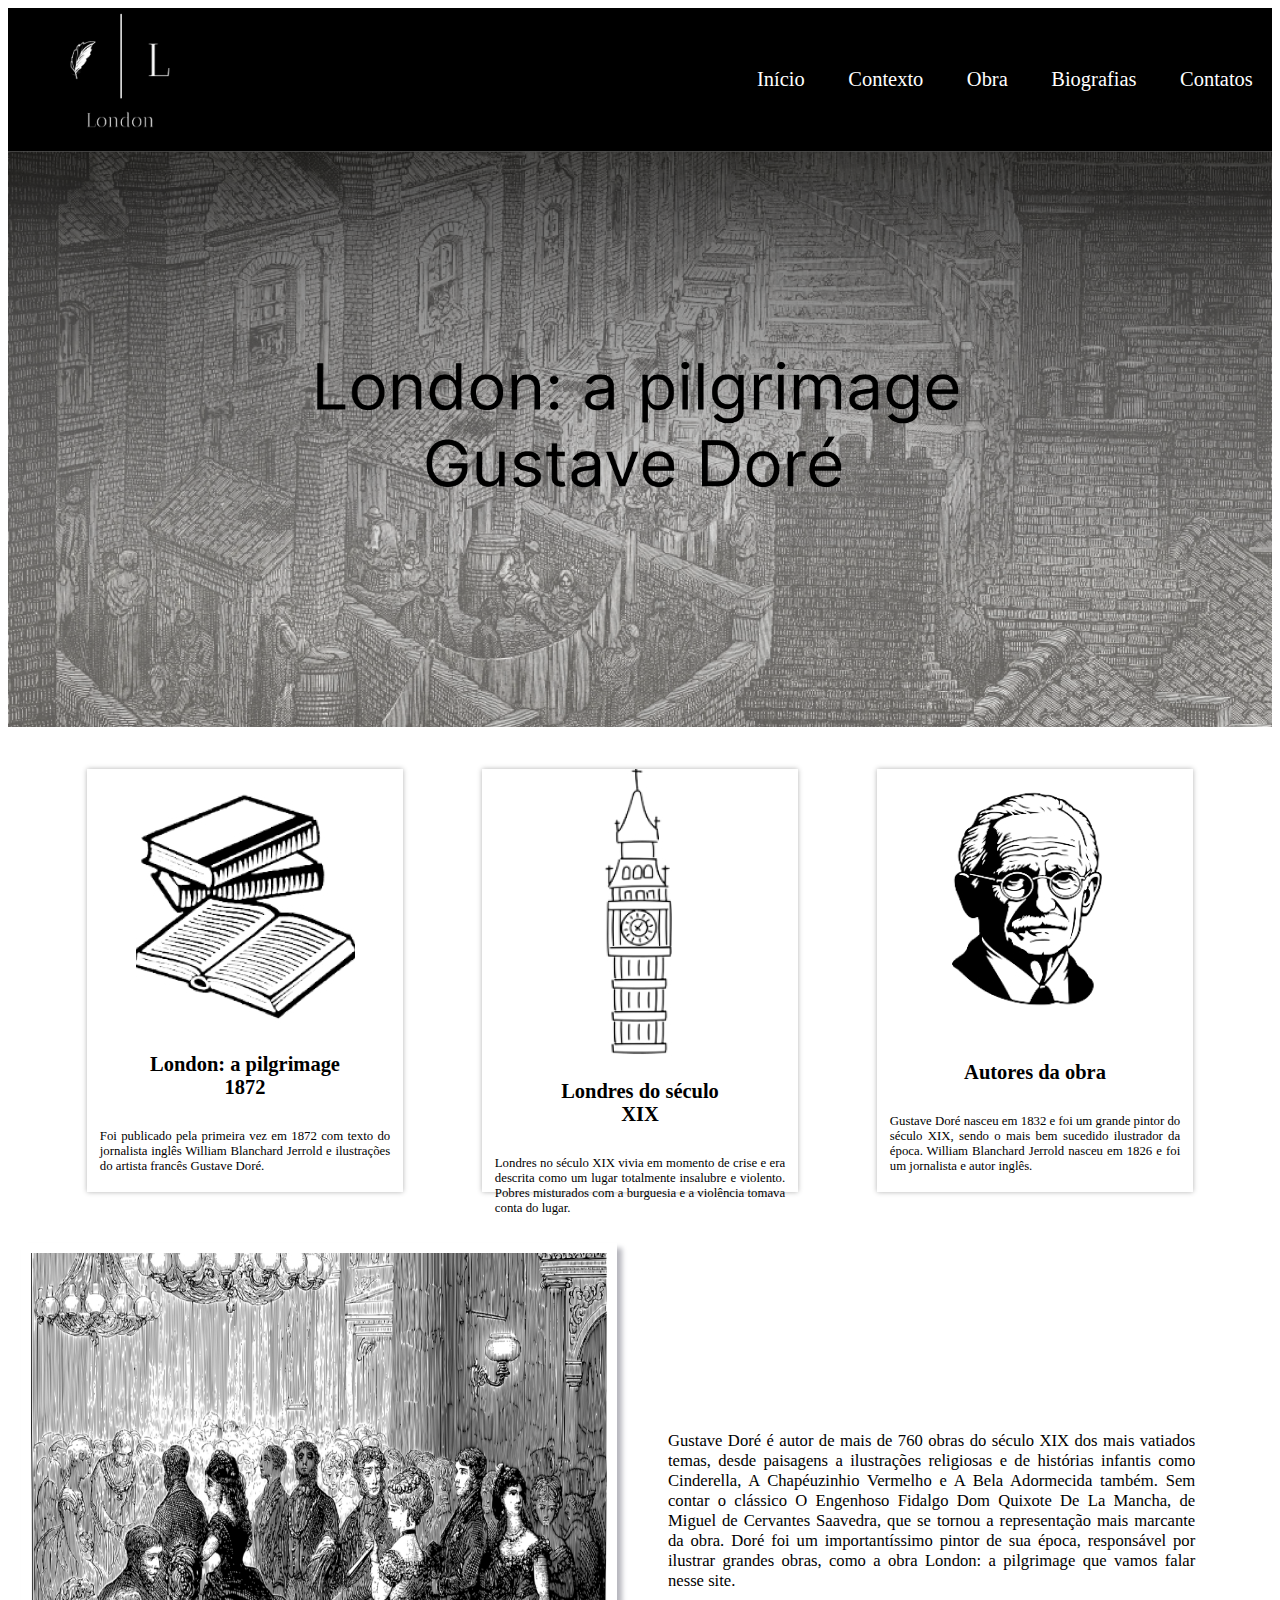
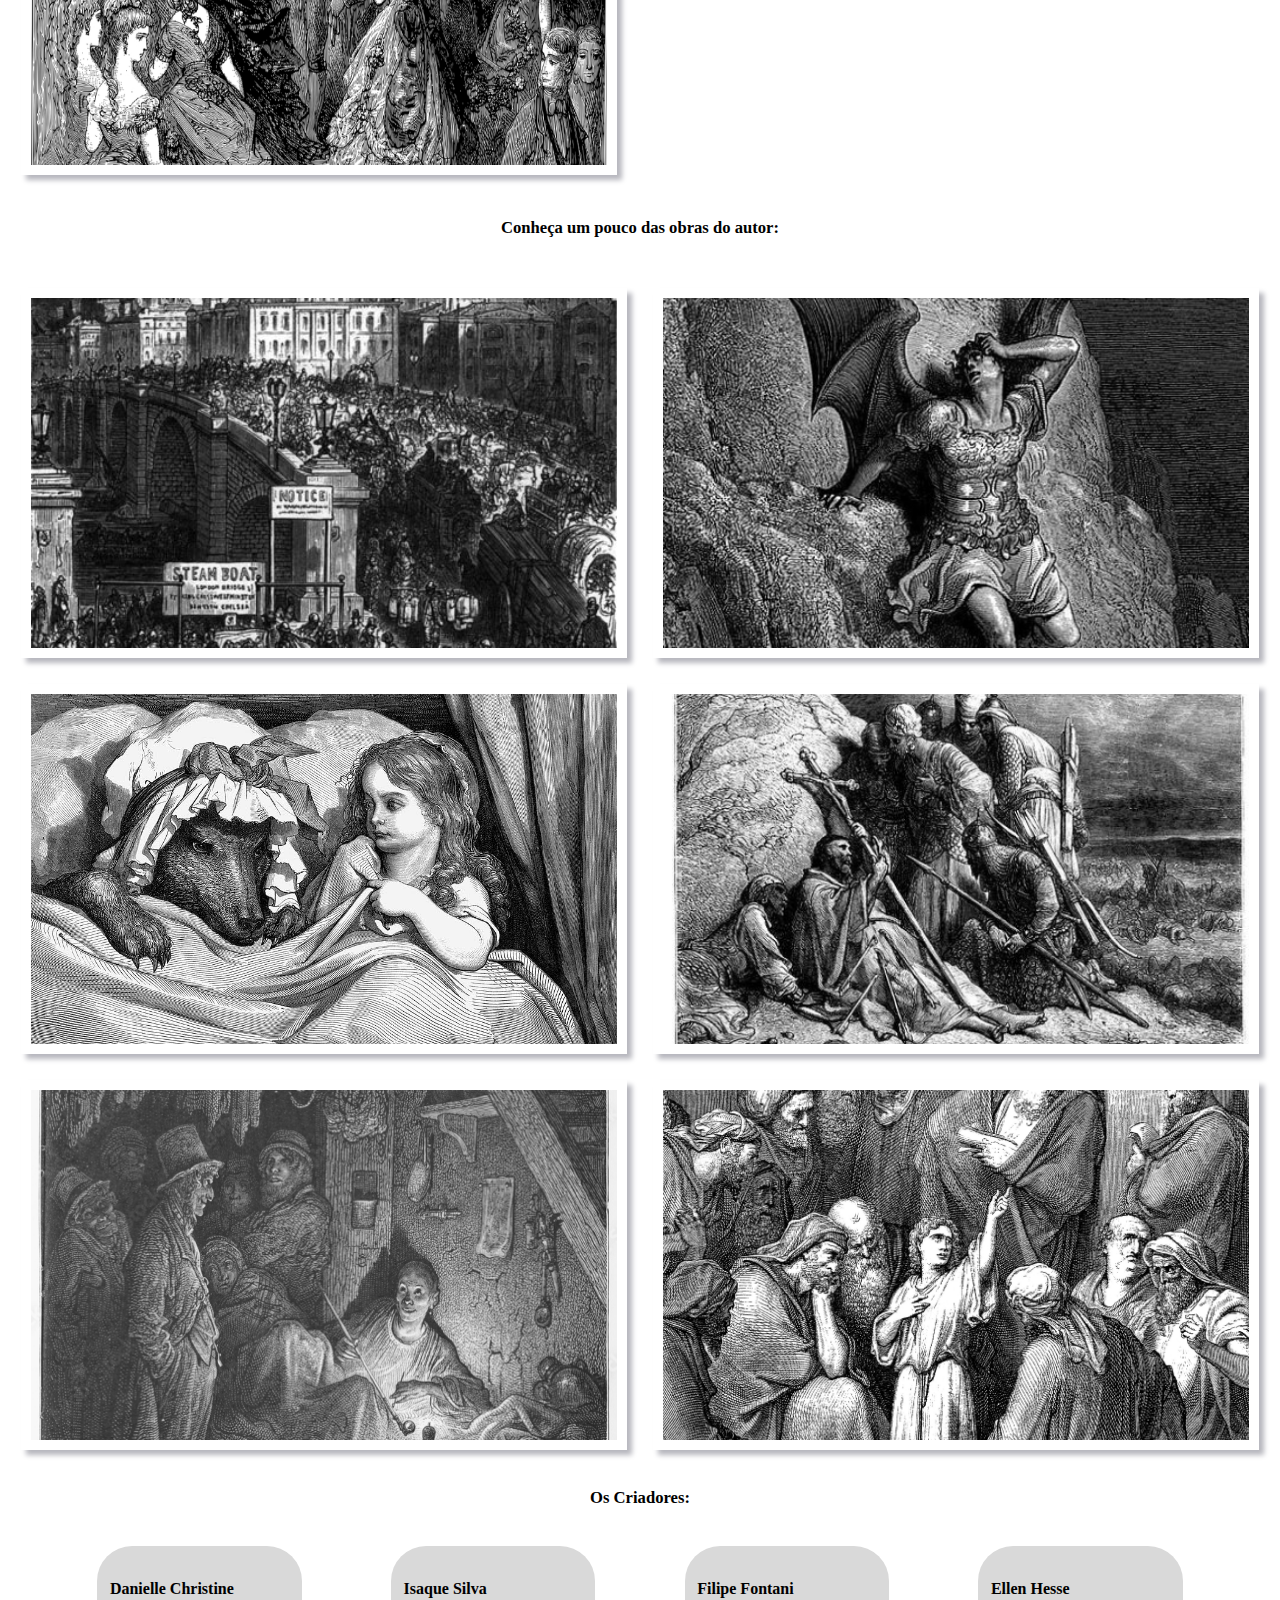
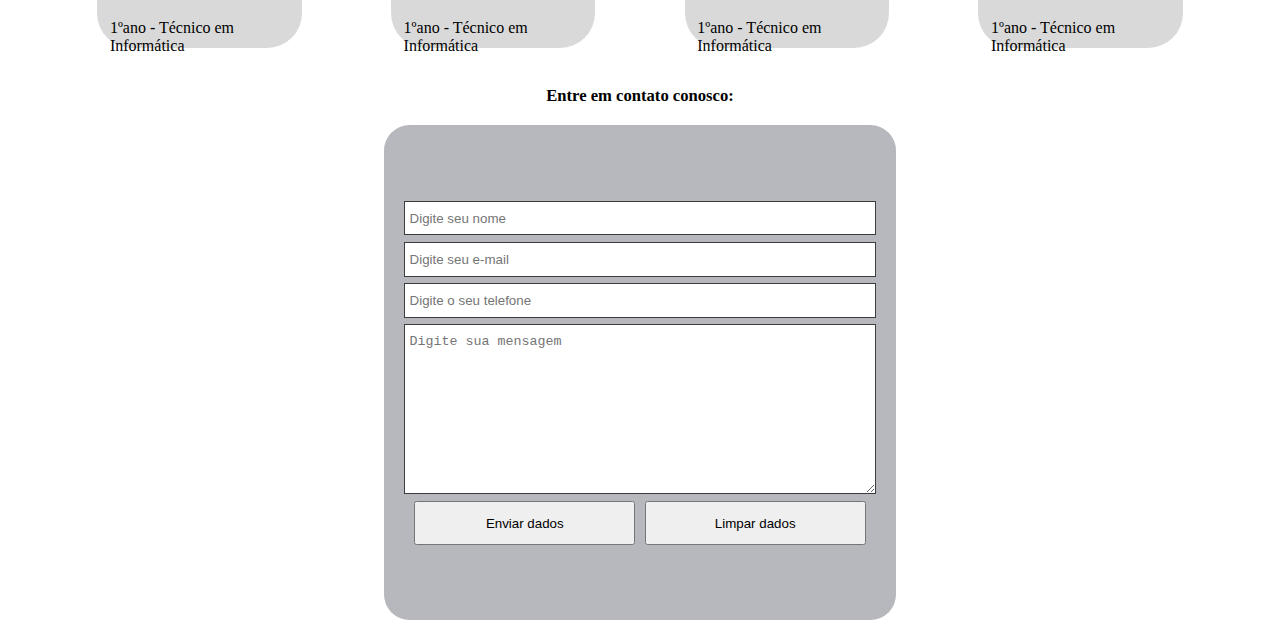
<file: index.html>
<!DOCTYPE html>
<html lang="pt-br">
<head>
    <meta charset="UTF-8">
    <meta http-equiv="X-UA-Compatible" content="IE=edge">
    <meta name="viewport" content="width=device-width, initial-scale=1.0">
    <title>London: A Pilgrimage</title>
    <link rel="stylesheet" href="css/style.css">
</head>
<body>
<!--Cabeçalho-->    
    <header>
        <img src="images/pagina_inicial/logo.png" alt="Figura da logo do site" class="logo">
        <nav>
            <a href="index.html">Início</a>
            <a href="contexto.html">Contexto</a>
            <a href="obra.html">Obra</a>
            <a href="biografias.html">Biografias</a>
            <a href="#contato-conosco">Contatos</a>        
        </nav>
    </header>
    <img src="images/pagina_inicial/londres-header.png" alt="Figura da cidade de Londres" class="imagem-grande">
    <main>
<!--Cards-->
        <section id="cards">
            <div class="info-cards">
                <a href="obra.html"><img src="images/pagina_inicial/livros.jpg" alt="Figura de livros empilhados, e um livro aberto"></a>
                <h2>London: a pilgrimage <br> 
                    1872</h2>
                <p>Foi publicado pela primeira vez 
                     em 1872 com texto do jornalista 
                      inglês William Blanchard Jerrold e 
                       ilustrações do artista francês 
                        Gustave Doré.</p>
            </div>
            <div class="info-cards">
                <a href="contexto.html"><img src="images/pagina_inicial/torre.jpg" alt="Figura de uma torre com um relógio"></a>
                <h2>Londres do século <br>
                    XIX</h2>
                <p>Londres no século XIX vivia em momento de crise e 
                     era descrita como um lugar totalmente 
                      insalubre e violento.  Pobres 
                       misturados com a burguesia e a 
                        violência tomava conta do lugar.</p>
            </div>
            <div class="info-cards">
                <a href="biografias.html"><img src="images/pagina_inicial/gustavo-doré.jpg" alt="Figura de Gustave Doré"></a>
                <h2>Autores da obra</h2>
                <p>Gustave Doré nasceu em 1832 e 
                     foi um grande pintor do século XIX, 
                      sendo o mais bem sucedido ilustrador da época. 
                    William Blanchard Jerrold nasceu em 1826 e foi um jornalista 
                     e autor inglês.</p>
            </div>
        </section>
<!--O Baile-->
        <section id="o-baile">
            <a href="images/pagina_inicial/obaile.jpg">
            <img src="images/pagina_inicial/obaile.jpg" alt="Figura da obra de Gustavo Doré, chamada de o Baile" title="Victorian ball at the Mansion House, London. Gravura de Gustave Doré, de 'London, a Pilgrimage, de Gustave Doré e Blanchard Jerrold', 1872.">
            </a>
            <p>Gustave Doré é autor de mais de 760 obras do século XIX 
                 dos mais vatiados temas, desde paisagens a ilustrações 
                  religiosas e de histórias infantis como Cinderella, A 
                   Chapéuzinhio Vermelho e A Bela Adormecida também. Sem 
                    contar o clássico O Engenhoso Fidalgo Dom Quixote De La 
                     Mancha, de Miguel de Cervantes Saavedra, que se tornou a 
                      representação mais marcante da obra. 
                Doré foi um importantíssimo pintor de sua época, 
                 responsável por ilustrar grandes obras, como a obra London: 
                  a pilgrimage que vamos falar nesse site.</p>
        </section>
<!--Mais Obras-->
        <section id="veja-obras">
            <h3>Conheça um pouco das obras do autor:</h3>
            <div id="container-imagens"> 
            <a href="images/pagina_inicial/imagem1.jpg" class="itens-container" title="'Ludgate Hill A Block In The Street' Gustave Doré, 1872">
                <img src="images/pagina_inicial/imagem1.jpg" alt="Figura da obra de Gustavo Doré, chamada de o Baile">
            </a>
            <a href="images/pagina_inicial/imagem2.jpg" class="itens-container" title="'The Fall Of Satan' Gustave Doré, 1866">
                <img src="images/pagina_inicial/imagem2.jpg" alt="Figura da obra de Gustavo Doré, chamada de o Baile">
            </a>
            <a href="images/pagina_inicial/imagem3.jpg" class="itens-container" title="'Chapéuzinho Vermelho' Gustave Doré, 1862">
                <img src="images/pagina_inicial/imagem3.jpg" alt="Figura da obra de Gustavo Doré, chamada de o Baile">
            </a>
            <a href="images/pagina_inicial/imagem4.jpg" class="itens-container" title="'Gaining Converts' Gustave Doré, ?">
                <img src="images/pagina_inicial/imagem4.jpg" alt="Figura da obra de Gustavo Doré, chamada de o Baile">
            </a>
            <a href="images/pagina_inicial/imagem5.jpg" class="itens-container" title="'Opium Smoking' Gustave Doré, 1872">
                <img src="images/pagina_inicial/imagem5.jpg" alt="Figura da obra de Gustavo Doré, chamada de o Baile">
            </a>
            <a href="images/pagina_inicial/imagem6.jpg" class="itens-container"  title="'Jesus with the Doctors' Gustave Doré, 1866">
                <img src="images/pagina_inicial/imagem6.jpg" alt="Figura da obra de Gustavo Doré, chamada de o Baile">
            </a>
            </div>
        </section>
    </main>
<!--Rodapé-->
<!--Criadores-->    
    <footer>
        <h3>Os Criadores:</h3>
        <section id="section-criadores">
            <div class="criador">
                <h4>Danielle Christine</h4>
                <p>1ºano - Técnico em Informática</p>
            </div>
            <div class="criador">
                <h4>Isaque Silva</h4>
                <p>1ºano - Técnico em Informática</p>
            </div>
            <div class="criador">
                <h4>Filipe Fontani</h4>
                <p>1ºano - Técnico em Informática</p>
            </div>
            <div class="criador">
                <h4>Ellen Hesse</h4>
                <p>1ºano - Técnico em Informática</p>
            </div>
        </section>
<!--Contato-->
        <section id="contato">
            <h3>Entre em contato conosco:</h3>
            <div id="contato-conosco">
                <form action="#" method="post">
                    <input type="text" name="txtnome" placeholder="Digite seu nome" required>
                    <input type="email" name="txtemail" placeholder="Digite seu e-mail" required>
                    <input type="tel" name="txttelefone" placeholder="Digite o seu telefone">
                    <textarea name="txtmensagem" placeholder="Digite sua mensagem" cols="30" rows="10" required></textarea>
                    <div id="contato-btn">
                        <button type="submit" class="btn-ctt">Enviar dados</button>
                        <button type="reset" class="btn-ctt">Limpar dados</button>
                    </div>
                </form>
            </div>
        </section>
    </footer>
</body>
</html>
</file>
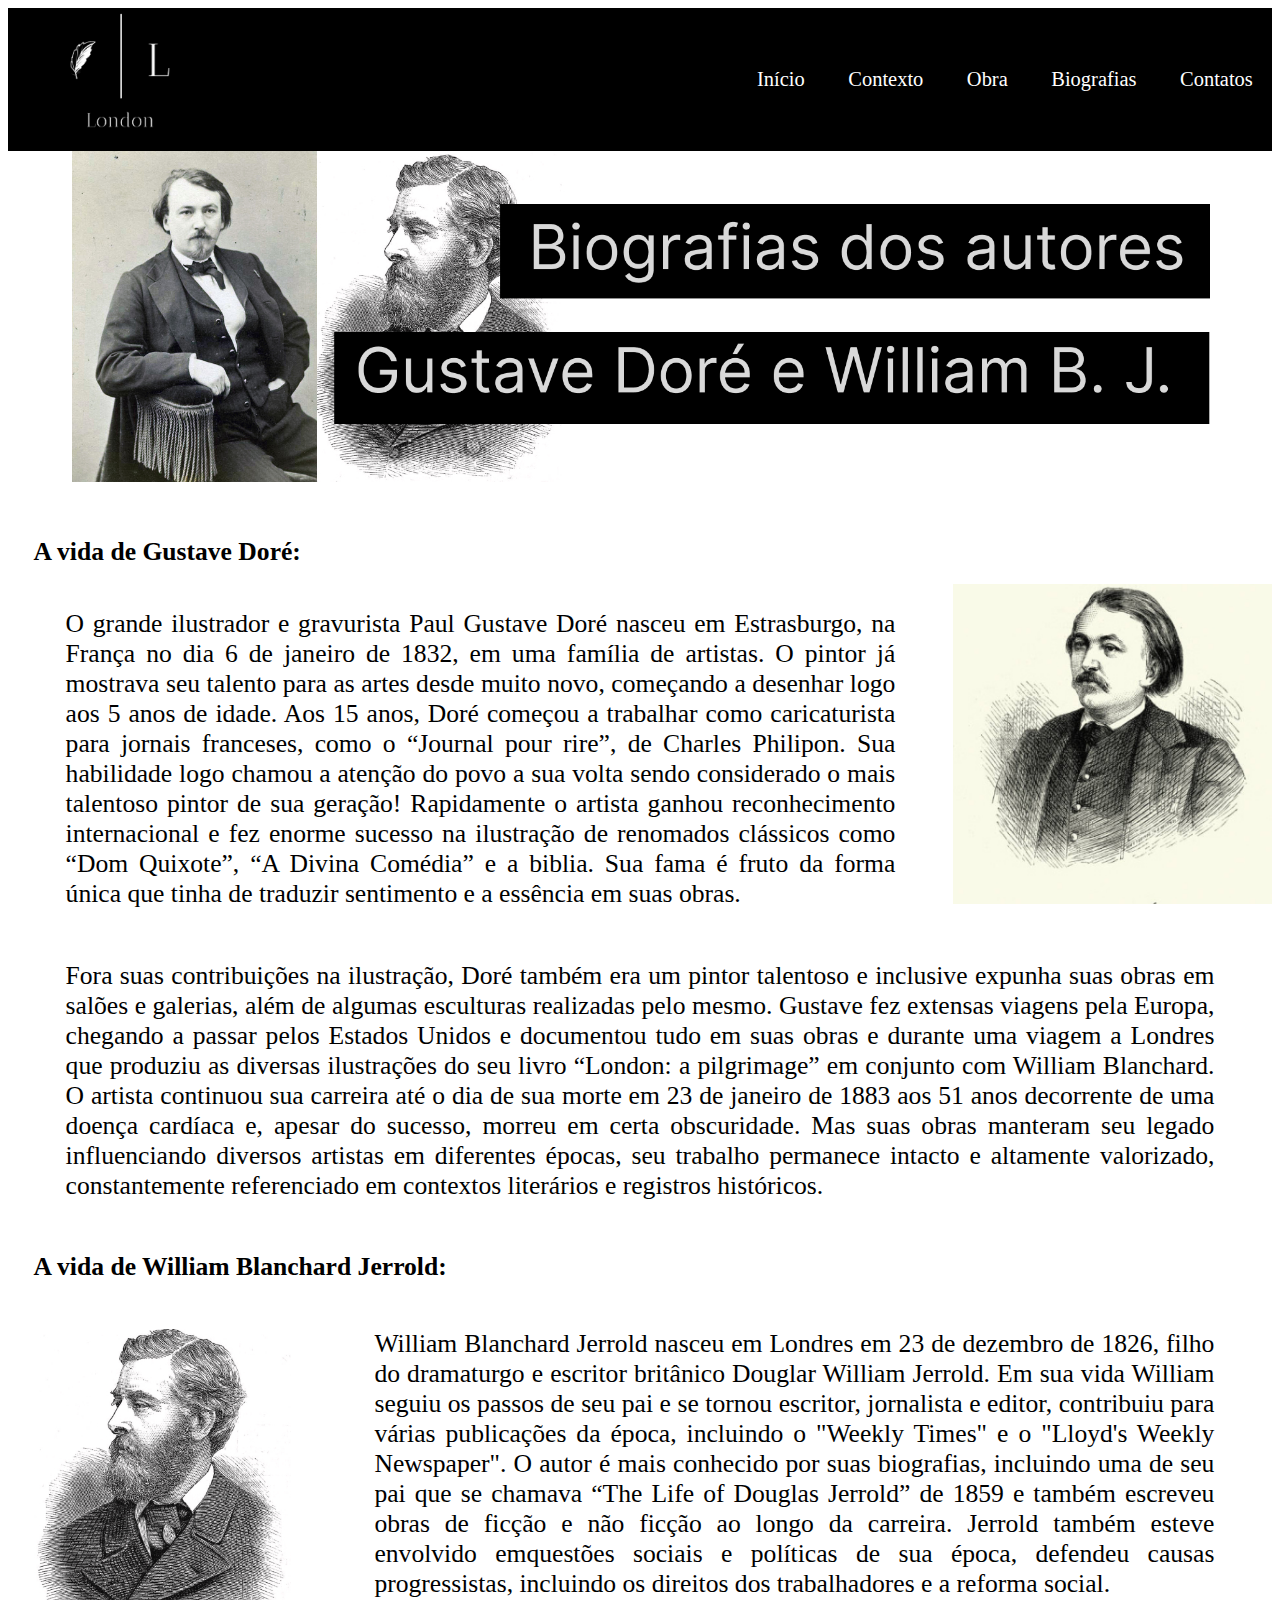
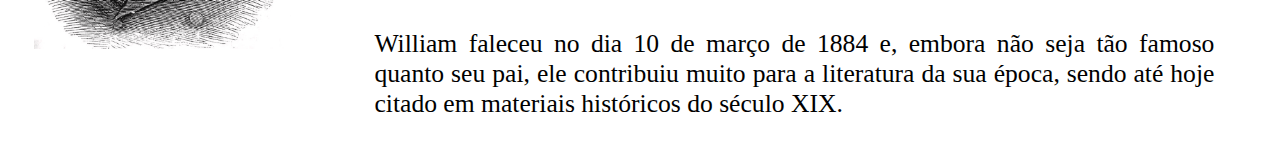
<file: biografias.html>
<!DOCTYPE html>
<html lang="pt-br">
<head>
    <meta charset="UTF-8">
    <meta http-equiv="X-UA-Compatible" content="IE=edge">
    <meta name="viewport" content="width=device-width, initial-scale=1.0">
    <link rel="stylesheet" href="css/style.css">
    <title>Biografias</title>
</head>
<body>
<!--Cabeçalho-->    
    <header>
        <img src="images/pagina_inicial/logo.png" alt="Figura de uma logo" class="logo">
        <nav>
            <a href="index.html">Início</a>
            <a href="contexto.html">Contexto</a>
            <a href="obra.html">Obra</a>
            <a href="biografias.html">Biografias</a>
            <a href="index.html">Contatos</a>         
        </nav>
    </header>
    <img src="images/biografias/cabecalho.jpg" alt="Figura da cidade de Londres" id="biografiaheader">
    <main>
    <!--Gustave-->
        <h1 id="h1gustave">A vida de Gustave Doré:</h1>
        <div id="textoimagemgustave">
            <p>O grande ilustrador e gravurista Paul Gustave Doré nasceu em Estrasburgo, na França no dia 6 de janeiro de 1832, em uma família de artistas.    O pintor já mostrava seu talento para as artes desde muito novo, começando a desenhar logo aos 5 anos de idade.   
            Aos 15 anos, Doré começou a trabalhar como caricaturista para jornais franceses, como o “Journal pour rire”, de Charles Philipon.   Sua habilidade logo chamou a atenção do povo a sua volta sendo considerado o mais talentoso pintor de sua geração!    
            Rapidamente o artista ganhou reconhecimento internacional e fez enorme sucesso na ilustração de renomados clássicos como “Dom Quixote”, “A Divina Comédia” e a biblia.   Sua fama é fruto da forma única que tinha de traduzir sentimento e a essência em suas obras.</p>
            <img src="images/biografias/gustavedore.jpg" alt="">
        </div>
        <p id="textogustavecontinua">Fora suas contribuições na ilustração, Doré também era um pintor talentoso e inclusive expunha suas obras em salões e galerias, além de algumas esculturas realizadas pelo mesmo.    
        Gustave fez extensas viagens pela Europa, chegando a passar pelos Estados Unidos e documentou tudo em suas obras e durante uma viagem a Londres que produziu as diversas ilustrações do seu livro “London: a pilgrimage” em conjunto com William Blanchard.
   
         O artista continuou sua carreira até o dia de sua morte em 23 de janeiro de 1883 aos 51 anos decorrente de uma doença cardíaca e, apesar do sucesso, morreu em certa obscuridade.     Mas suas obras manteram seu legado influenciando diversos artistas em diferentes épocas, seu trabalho permanece intacto e altamente valorizado, constantemente referenciado em contextos literários e registros históricos.</p>
    <!--William-->
         <h2 id="h2william">A vida de William Blanchard Jerrold:</h2>
         <div id="textoimagemwilliam">
            <img src="images/biografias/williamblanchardjerrold.jpg" alt="">
            <p>    William Blanchard Jerrold nasceu em Londres em 23 de dezembro de 1826, filho do dramaturgo e escritor britânico Douglar William Jerrold.    Em sua vida William seguiu os passos de seu pai e se tornou escritor, jornalista e editor, contribuiu para várias publicações da época, incluindo o "Weekly Times" e o "Lloyd's Weekly Newspaper".
                O autor é mais conhecido por suas biografias, incluindo uma de seu pai que se chamava “The Life of Douglas Jerrold” de 1859 e também escreveu obras de ficção e não ficção ao longo da carreira.    Jerrold também esteve envolvido emquestões sociais e políticas de sua época, defendeu causas progressistas, incluindo os direitos dos trabalhadores e a reforma social.<br>
                <br>
                 William faleceu no dia 10 de março de 1884 e, embora não seja tão famoso quanto seu pai, ele contribuiu muito para a literatura da sua época, sendo até hoje citado em materiais históricos do século XIX.
                 </p>
        </div>         
    </main>
</body>
</html>
</file>
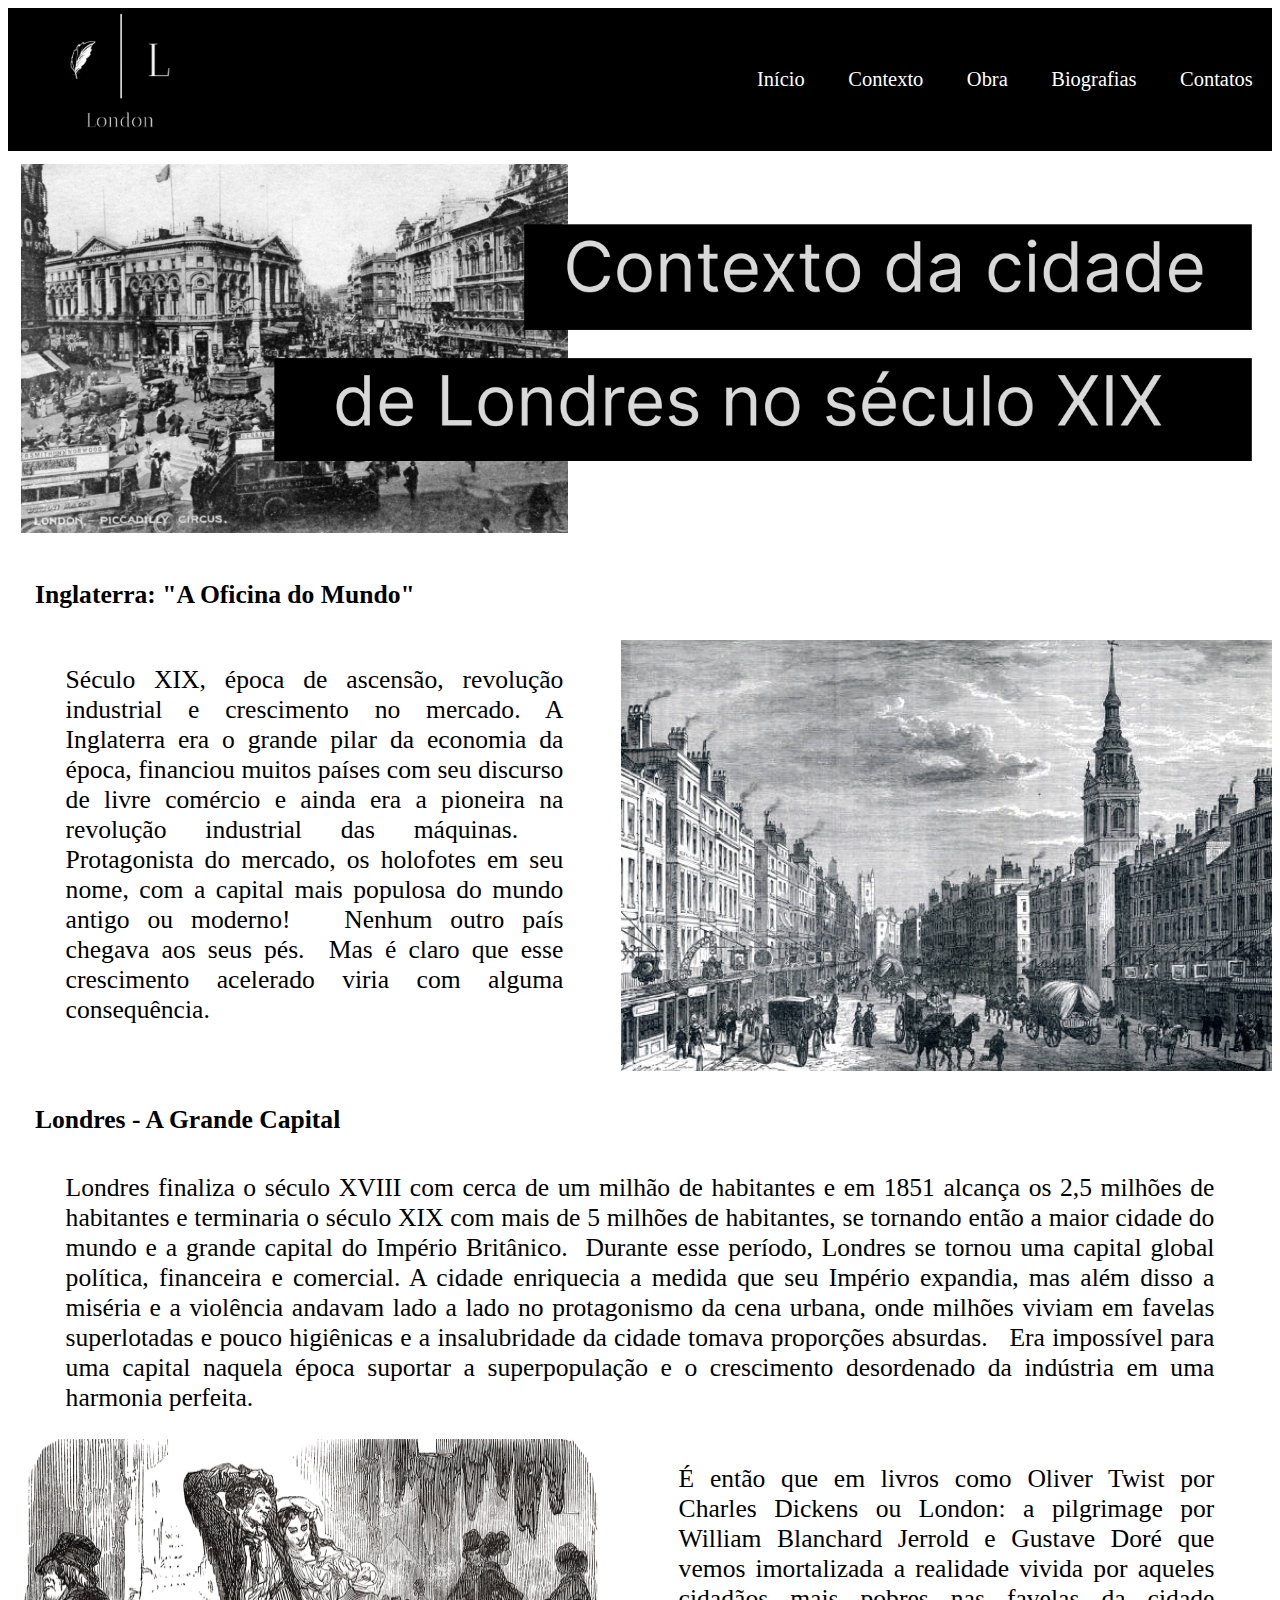
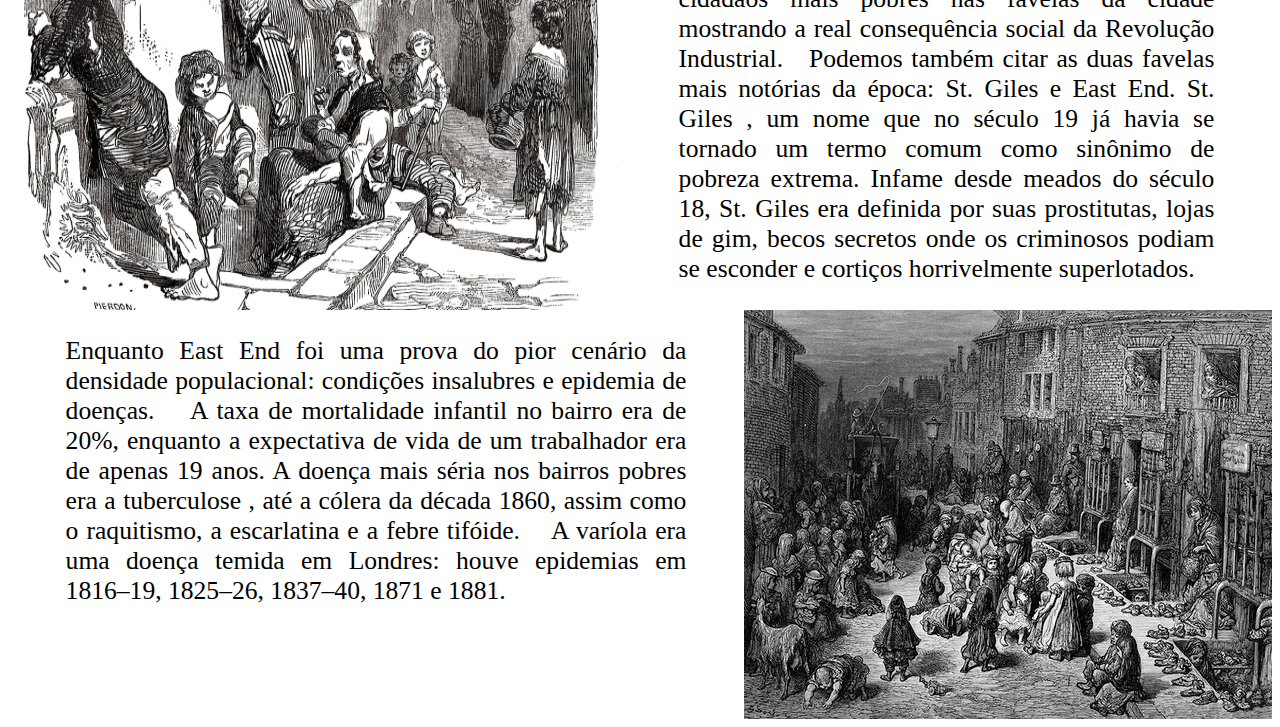
<file: contexto.html>
<!DOCTYPE html>
<html lang="pt-br">
<head>
    <meta charset="UTF-8">
    <meta http-equiv="X-UA-Compatible" content="IE=edge">
    <meta name="viewport" content="width=device-width, initial-scale=1.0">
    <link rel="stylesheet" href="css/style.css">
    <title>Contexto Histórico</title>
</head>
<body>
<!--Cabeçalho-->    
    <header>
        <img src="images/pagina_inicial/logo.png" alt="Figura de uma logo" class="logo">
        <nav>
            <a href="index.html">Início</a>
            <a href="contexto.html">Contexto</a>
            <a href="obra.html">Obra</a>
            <a href="biografias.html">Biografias</a>
            <a href="index.html">Contatos</a>         
        </nav>
        </header>
        <img src="images/contexto/contexto_cabecalho.jpg" alt="Imagem de Londres no século XIX com o titulo 'O contexto da cidade de Londres no século XIX'" id="img-contexto">
<!--Contexto-->    
    <main>
     <h1 class="titulo-contexto">Inglaterra: "A Oficina do Mundo"</h1>
     <div class="contexto">   
     <p class="texto-contexto">Século XIX, época de ascensão, revolução industrial e crescimento no mercado. A Inglaterra era o grande pilar da economia da época, financiou muitos países com seu discurso de livre comércio e ainda era a pioneira na revolução industrial das máquinas.   Protagonista do mercado, os holofotes em seu nome, com a capital mais populosa do mundo antigo ou moderno!   Nenhum outro país chegava aos seus pés.  Mas é claro que esse crescimento acelerado viria com alguma consequência.</p>
      <img src="images/contexto/londresxix.jpg" alt="imagem representando as ruas de Londres no século XIX, cheia de pessoas">
     </div>
     <h2 class="titulo-contexto">Londres - A Grande Capital</h2>
     <p class="texto-contexto">Londres finaliza o século XVIII com cerca de um milhão de habitantes e em 1851 alcança os 2,5 milhões de habitantes e terminaria o século XIX com mais de 5 milhões de habitantes, se tornando então a maior cidade do mundo e a grande capital do Império Britânico.  Durante esse período, Londres se tornou uma capital global política, financeira e comercial.

        A cidade enriquecia a medida que seu Império expandia, mas além disso a miséria e a violência andavam lado a lado no protagonismo da cena urbana, onde milhões viviam em favelas superlotadas e pouco higiênicas e a insalubridade da cidade tomava proporções absurdas.   Era impossível para uma capital naquela época suportar a superpopulação e o crescimento desordenado da indústria em uma harmonia perfeita.</p>
     <div class="contexto">
      <img src="images/contexto/londreimg.jpg" alt="imagem de pessoas sentadass no chão e em pé na entrada de um bordel">
      <p class="texto-contexto">É então que em livros como Oliver Twist por Charles Dickens ou London: a pilgrimage por William Blanchard Jerrold e Gustave Doré que vemos imortalizada a realidade vivida por aqueles cidadãos mais pobres nas favelas da cidade mostrando a real consequência social da Revolução Industrial.   

        Podemos também citar as duas favelas mais notórias da época: St. Giles e East End.    St. Giles , um nome que no século 19 já havia se tornado um termo comum como sinônimo de pobreza extrema. Infame desde meados do século 18, St. Giles era definida por suas prostitutas, lojas de gim, becos secretos onde os criminosos podiam se esconder e cortiços horrivelmente superlotados.
        </p>
    </div>
    <div class="contexto">
      <p class="texto-contexto">Enquanto East End foi uma prova do pior cenário da densidade populacional: condições insalubres e epidemia de doenças.     A taxa de mortalidade infantil no bairro era de 20%, enquanto a expectativa de vida de um trabalhador era de apenas 19 anos. A doença mais séria nos bairros pobres era a tuberculose , até a cólera da década 1860, assim como o raquitismo, a escarlatina e a febre tifóide.    A varíola era uma doença temida em Londres: houve epidemias em 1816–19, 1825–26, 1837–40, 1871 e 1881. </p>
      <img src="images/contexto/londresrua1.jpg" alt="Imagem de um dos bairros periféricos de Londres lotado de pessoas no chão e moradores de rua" title="'Dudley street' Gustave Doré, 1872">  
    </div>
    </main>
</body>
</html>
</file>
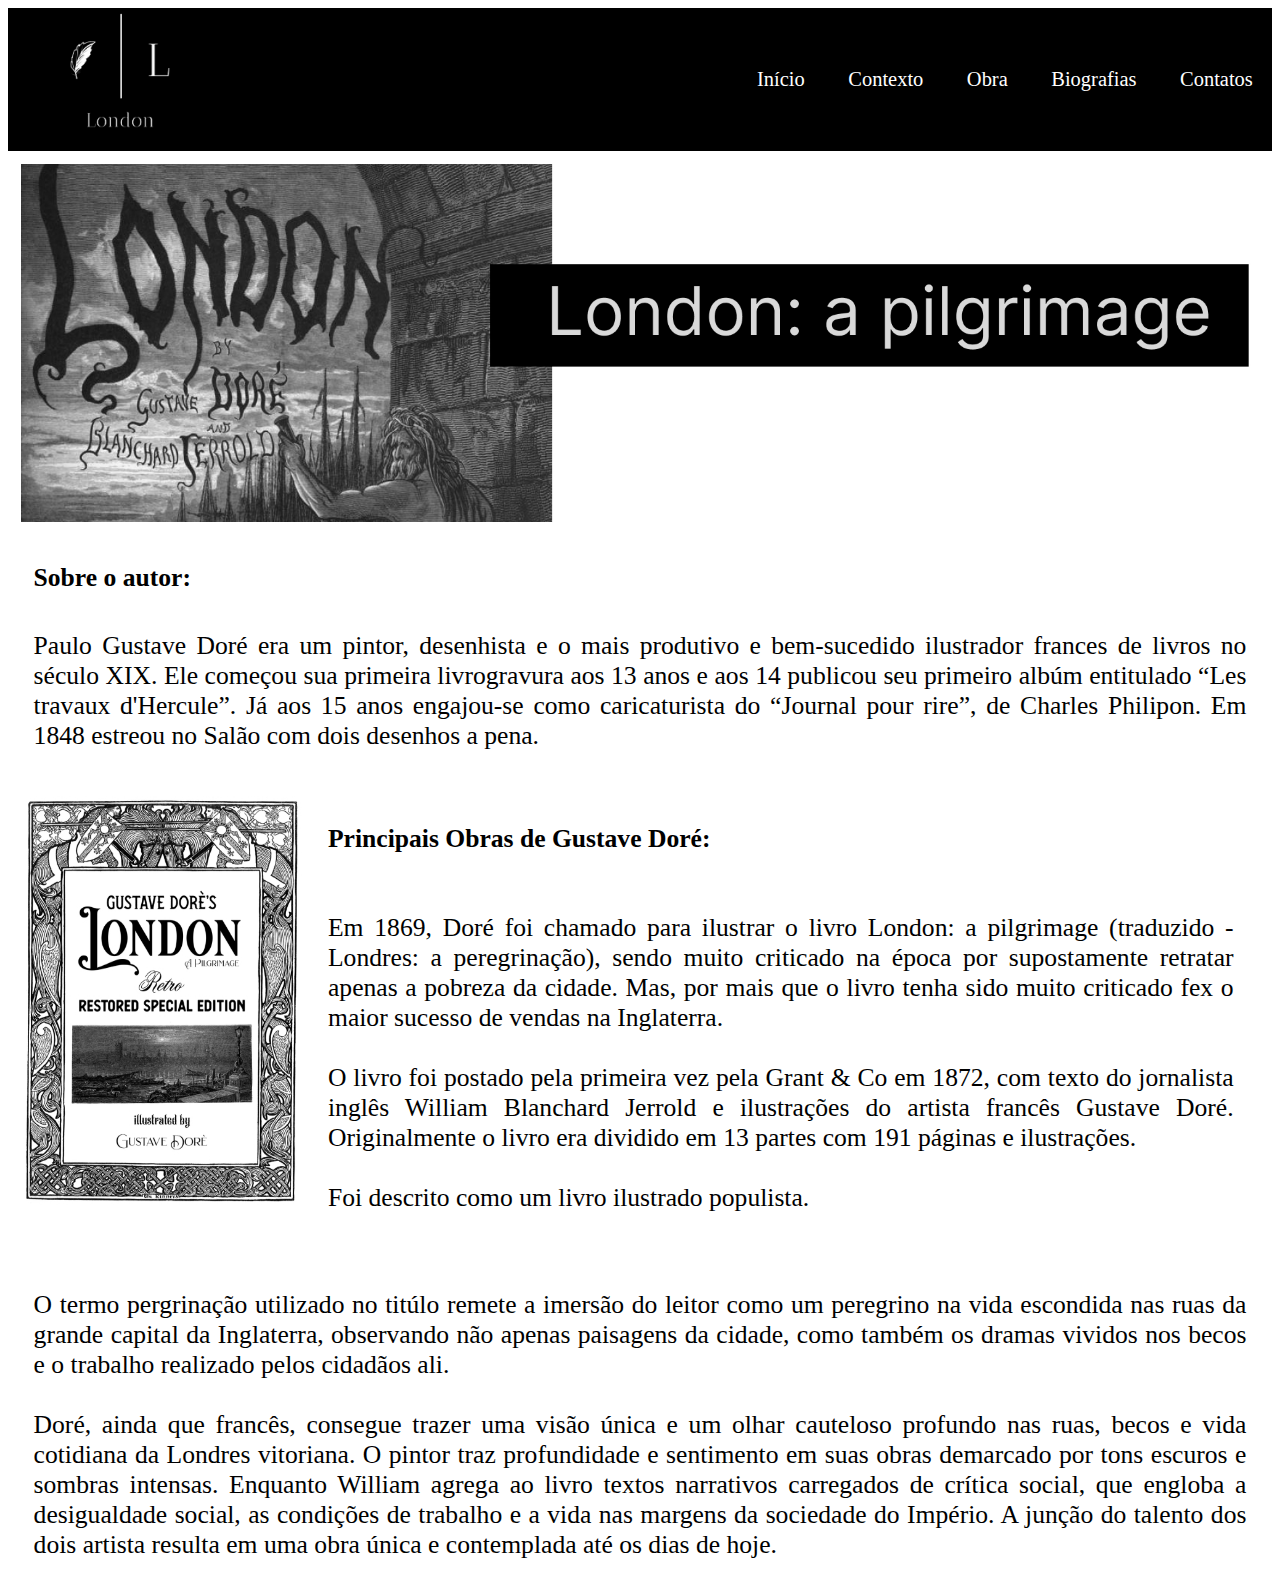
<file: obra.html>
<!DOCTYPE html>
<html lang="pt-br">
<head>
    <meta charset="UTF-8">
    <meta http-equiv="X-UA-Compatible" content="IE=edge">
    <meta name="viewport" content="width=device-width, initial-scale=1.0">
    <link rel="stylesheet" href="css/style.css">
    <title>London - A Pilgrimage</title>
</head>
<body>
<!--Cabeçalho-->    
    <header>
        <img src="images/pagina_inicial/logo.png" alt="Figura de uma logo" class="logo">
        <nav>
            <a href="index.html">Início</a>
            <a href="contexto.html">Contexto</a>
            <a href="obra.html">Obra</a>
            <a href="biografias.html">Biografias</a>
            <a href="index.html">Contatos</a>       
        </nav>
    </header>
    <img src="images/obra/cabecalho_obra.jpg" alt="Figura de uma capa alternativa do livro London: A Pilgrimage" id="cabecalho-obra">
    <main>
        <h1 class="titulo-obra">Sobre o autor:</h1>
        <p class="p-obra">Paulo Gustave Doré era um pintor, desenhista e o mais produtivo e bem-sucedido ilustrador frances de livros no século XIX.    Ele começou sua primeira livrogravura aos 13 anos e aos 14 publicou seu primeiro albúm entitulado “Les travaux d'Hercule”.    Já aos 15 anos engajou-se como caricaturista do “Journal pour rire”, de Charles Philipon.    Em 1848 estreou no Salão com dois desenhos a pena. 
        </p>
        <section id="principais-obras">
            <img src="images/obra/london_a_pilgrimage.jpg" alt="Figura da capa do livro London: A Pilgrimage">
            <div>
                <h2 class="titulo-obra">Principais Obras de Gustave Doré:</h2>
                <p class="p-obra">Em 1869, Doré foi chamado para ilustrar o livro London: a pilgrimage (traduzido - Londres: a peregrinação), sendo muito criticado na época por supostamente retratar apenas a pobreza da cidade.   Mas, por mais que o livro tenha sido muito criticado fex o maior sucesso de vendas na Inglaterra.<br>
                <br>
                O livro foi postado pela primeira vez pela Grant & Co em 1872, com texto do jornalista inglês William Blanchard Jerrold e ilustrações do artista francês Gustave Doré.   Originalmente o livro era dividido em 13 partes com 191 páginas e ilustrações.<br>   
                <br>
                Foi descrito como um livro ilustrado populista.
                </p>
            </div>
        </section>
        <p class="p-obra">
            O termo pergrinação utilizado no titúlo remete a imersão do leitor como um peregrino na vida escondida nas ruas da grande capital da Inglaterra, observando não apenas paisagens da cidade, como também os dramas vividos nos becos e o trabalho realizado pelos  cidadãos ali.<br>
            <br>
            Doré, ainda que francês, consegue trazer uma visão única e um olhar cauteloso profundo nas ruas, becos e vida cotidiana da Londres vitoriana.     O pintor traz profundidade e sentimento em suas obras demarcado por tons escuros e sombras intensas.   Enquanto William agrega ao livro textos narrativos carregados de crítica social, que engloba a desigualdade social, as condições de trabalho e a vida nas margens da sociedade do Império.   A junção do talento dos dois artista resulta em uma obra única e contemplada até os dias de hoje.    
        </p>
    </main>
</body>
</html>
</file>
<file: css/style.css>
html{
    scroll-behavior: smooth;
}
/*Cabeçalho*/
header{
    width: 100%;
    background-color: black;
    display: flex;
    justify-content: space-between;
    font-size: 1.6vw;
    align-items: center;
}
.logo{
    margin-left: 4vw;
}
header a{
    text-decoration: none;
    color: white;
    padding: 1.5vw;
}
header a:hover{
    background-color: rgb(61, 61, 61);
    transition: 0.7s;
}
.imagem-grande{
    width: 100%;
    height: 45vw;
}
#biografiaheader {
    width: 90%;
    padding: 0 0 0 5vw;
}
/*Cards*/
#cards{
    font-size: 1vw;
    margin-top: 3vw;
    display: flex;
    justify-content: space-evenly;
}
.info-cards{
    height: 33vw;
    flex-basis: 25%;
    text-align: center;
    box-shadow: 0 0 5px rgba(0, 0, 0, 0.3);
}
.info-cards p{
    text-align: justify;
    padding: 1vw;
}
#cards h2{
    font-size: 1.6vw;
    font-style: bold;
}
#cards p{
    font-size: 1vw;
}
/*O Baile*/
#o-baile{
    text-align: justify;
    font-size: 1.3vw;
    margin-top: 4vw;
    display: flex;
    align-items: center;
    justify-content: space-between;
    margin-right: 2vw;
}
#o-baile p{
    padding: 4vw;
}
#o-baile img{
    width: 45vw;
    height: 40vw;
    border: 10px solid #fff;
    box-shadow: 5px 5px 5px #b7b7be;
    flex-grow: 1;
    margin-left: 1vw;
}
/*Conheça Obras*/
h3{
    display: flex;
    justify-content: center;
    margin-top: 3vw;
    font-size: 1.3vw;
}
#container-imagens{
    margin-top: 50px;
    display: flex;
    flex-wrap: wrap;
    justify-content: space-evenly;
    gap: 2vw;
    padding: 0 1vw;
    min-height: 77vh;
}
.itens-container{
    width: 450px;
    height: 350px;
    border: 10px solid #fff;
    box-shadow: 5px 5px 5px #b7b7be;
    flex-grow: 1;
}
.itens-container img{
    width: 100%;
    height: 100%;
    object-fit: cover;
}
/*Gustave*/
#textoimagemgustave {
    display: flex;
}
#textoimagemgustave img {
    width: 40vw;
    height: 25vw;
}
#textoimagemgustave p {
    font-size: 2vw;
    text-align: justify;
    padding: 0 4.5vw 0 4.5vw; 
}
#textogustavecontinua {
    font-size: 2vw;
    text-align: justify;
    padding: 0 4.5vw 0 4.5vw; 
}
#h1gustave {
    font-size: 2vw;
    margin-top: 4vw;
    margin-left: 2vw;
}
/*William*/
#textoimagemwilliam {
    display: flex;
}
#textoimagemwilliam p {
    font-size: 2vw;
    text-align: justify;
    padding: 0 4.5vw 0 4.5vw; 
}
#textoimagemwilliam img {
    width: 40vw;
    height: 25vw;
    padding: 2vw;
}
#h2william {
    font-size: 2vw;
    margin-top: 4vw;
    margin-left: 2vw;
}
/*Criadores*/
#section-criadores{
    display: flex;
    flex-wrap: wrap;
    margin-top: 3%;
    justify-content: space-evenly;
}
.criador{
    width: 14vw;
    height: 6vw;
    border-radius: 35px;
    background: #D9D9D9; 
    padding: 1%;
}
/*Contato*/
form{
    max-width: 90%;
    display: flex;
    justify-content: center;
    flex-direction: column;
    align-items: center;
    width: 40vw;
}
form input, textarea{
    width: 100%;
    padding: 0.7vw 0.5vh;
    margin-bottom: 0.5vw;
    outline: none;
    border: 0.1vw solid #3c3c3c;
}
#contato-btn{
    width: 100%;
    display: flex;
    justify-content: space-around;
}
#contato-btn button{
    flex-basis: 48%;
    padding: 1vw;
}
#contato-conosco {
    display: flex;
    justify-content: center;
    border-radius: 2vw;
    background: #b7b7be;
    width: 40vw;
    height: 55vh;
    margin-top: 0.2vw;
}
#contato{
    display: flex;
    flex-direction: column;
    align-items: center;
    justify-content: center;
}
/*página-contexto*/

#img-contexto{
    padding: 1vw;
    width: 100%;
}
.titulo-contexto{
    font-size: 2vw;
    padding: 1vw 3vh;
}
.texto-contexto{
    font-size: 2vw;
    text-align: justify;
    padding: 0 4.5vw 0 4.5vw;
}.contexto{
    display: flex;
}
/*Obra*/
#cabecalho-obra {
    width: 100%;
    padding: 1vw;
}
.p-obra {
    font-size: 2vw;
    text-align: justify;
    padding: 0.5vw 2vw 0.5vw 2vw;
}
.titulo-obra {
    font-size: 2vw;
    padding: 0.5vw 2vw 0.5vw 2vw;
}
#principais-obras {
    display: flex;
    justify-content: space-evenly;
    padding: 1vw;
}
#principais-obras img {
    width: 22vw;
    height: 32vw;
}
#principais-obras div {
    display: flex;
    flex-direction: column;
}
/*media querie*/

@media all and (max-width: 400px){
    header{
        width: 100%;
        height: 10vh; 
    }
    header img{
        width: 10vw;
        height: 10vh;
    }
    #cards img{
       width: 10vw;
       height: 10vh;
    }
    .itens-container{
       width: 20vw;
       height: 20vh;
    }
    h3{
        font-size: 2.5vw;
    }
    .criador{
        width: 20vw;
        height: 15vh;
    }
    .criador p{
        font-size: 2.2vw;

    }
    h4{
        font-size: 2vw;
        display: flex;
        justify-content: center;
        margin-top: 2.5vh;
    }
    #contato-btn{
        width: 40vw;
        height: 3.5vh;
    }
    #contato-btn button{
        font-size: 2vw;
    }
    form input, textarea{
        width: 60vw;
        font-size: 2vw;
    }
    #contato-conosco{
        width: 65vw;
        height: 35vh;
    }
    img{
        width: 30vw;
        height: 20vh;
    }
}
@media all and (max-width: 800px){
    header{
        width: 100%;
        height: 10vh; 
    }
    header img{
        width: 10vw;
        height: 10vh;
    }
    #cards img{
       width: 12vw;
       height: 22vh;
    }
    #cards p{
        font-size: 1.2vw;
    }
    .itens-container{
       width: 25vw;
       height: 25vh;
    }
    h3{
        font-size: 2.5vw;
    }
    .criador{
        width: 22vw;
        height: 15vh;
    }
    .criador p{
        font-size: 1.5vw;
        display: flex;
        justify-content: center;
    }
    h4{
        font-size: 2vw;
        display: flex;
        justify-content: center;
        margin-top: 2.5vh;
    }
    #contato-btn{
        width: 40vw;
        height: 5vh;
    }
    #contato-btn button{
        font-size: 1.5vw;
    }
    form input, textarea{
        width: 60vw;
        font-size: 1.5vw;
    }
    #contato-conosco{
        width: 65vw;
        height: 55vh;
    }
    img{
        width: 40vw;
        height: 30vh;
    }
}
</file>
